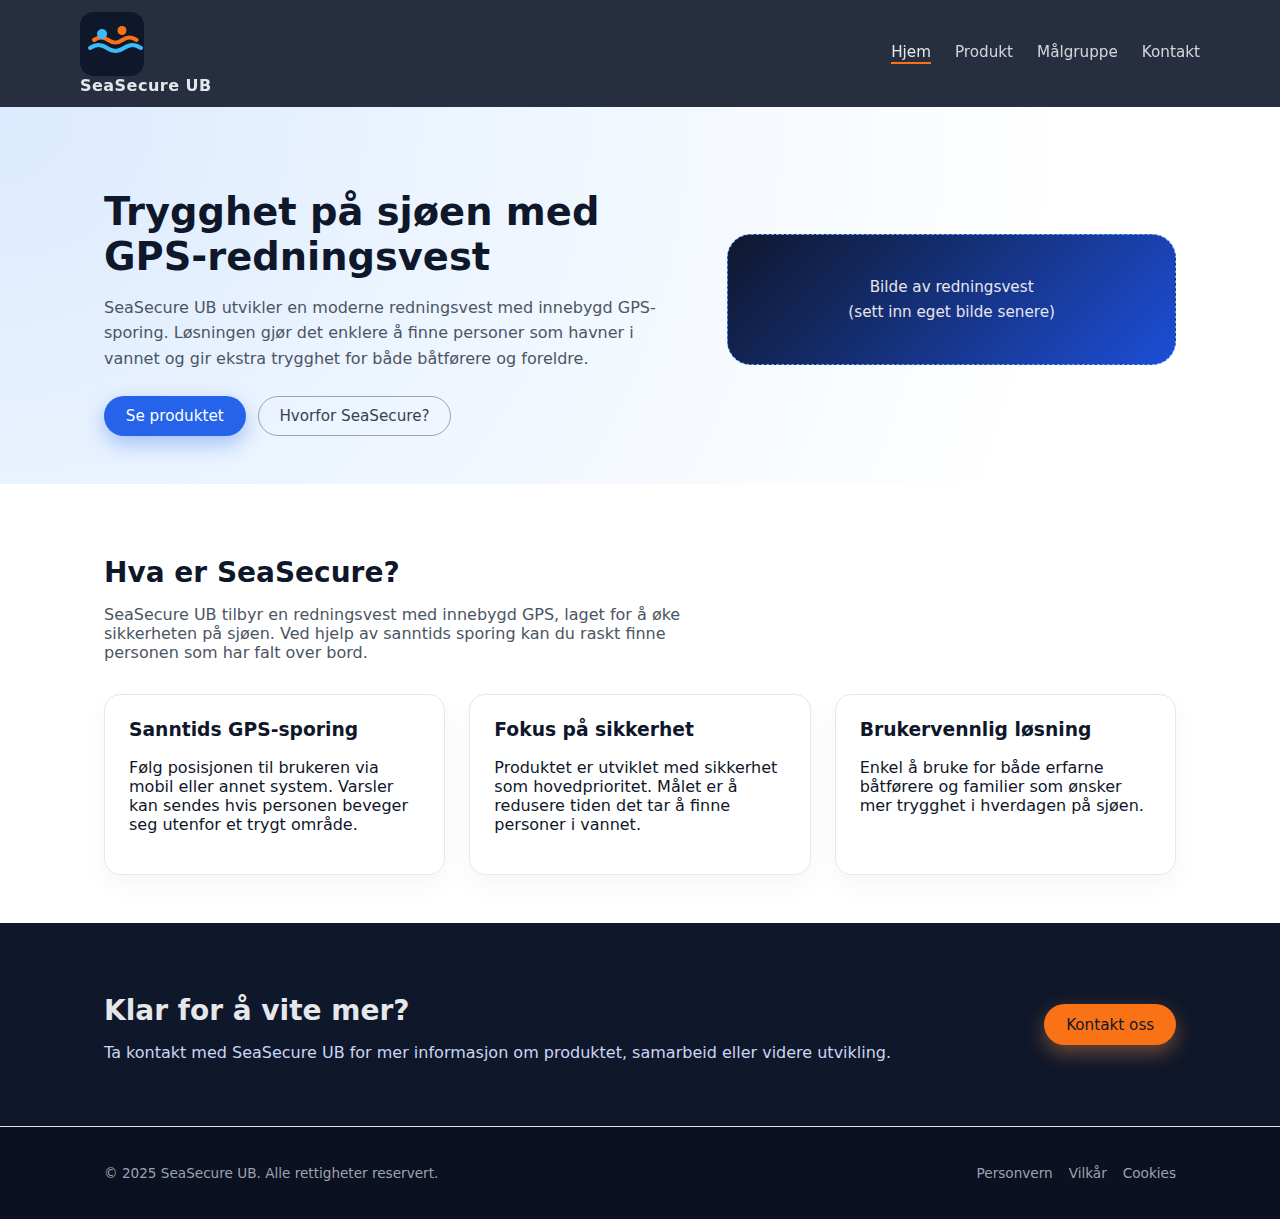
<file: index.html>
<!DOCTYPE html>
<html lang="no">
<head>
  <meta charset="UTF-8">
  <title>SeaSecure UB – Trygghet på sjøen</title>
  <meta name="viewport" content="width=device-width, initial-scale=1">
  <link rel="stylesheet" href="style.css">
  <script defer src="script.js"></script>
</head>
<body>
  <header class="site-header">
    <div class="container header-inner">
      <div class="logo">
        <img src="images/logo.svg" alt="SeaSecure UB logo" class="logo-mark">
        <span class="logo-text">SeaSecure UB</span>
      </div>
      <button class="nav-toggle" aria-label="Meny">&#9776;</button>
      <nav class="main-nav">
        <a href="index.html" class="active">Hjem</a>
        <a href="product.html">Produkt</a>
        <a href="audience.html">Målgruppe</a>
        <a href="contact.html">Kontakt</a>
      </nav>
    </div>
  </header>

  <main>
    <!-- Hero / intro -->
    <section class="hero">
      <div class="container hero-inner">
        <div class="hero-text">
          <h1>Trygghet på sjøen med GPS-redningsvest</h1>
          <p>
            SeaSecure UB utvikler en moderne redningsvest med innebygd GPS-sporing.
            Løsningen gjør det enklere å finne personer som havner i vannet og gir ekstra trygghet
            for både båtførere og foreldre.
          </p>
          <div class="hero-actions">
            <a href="product.html" class="btn primary">Se produktet</a>
            <a href="audience.html" class="btn ghost">Hvorfor SeaSecure?</a>
          </div>
        </div>
        <div class="hero-image">
          <!-- Здесь можешь заменить на свою картинку -->
          <div class="hero-image-placeholder">
            Bilde av redningsvest <br> (sett inn eget bilde senere)
          </div>
        </div>
      </div>
    </section>

    <!-- Kort om produktet -->
    <section class="section">
      <div class="container">
        <h2>Hva er SeaSecure?</h2>
        <p class="section-lead">
          SeaSecure UB tilbyr en redningsvest med innebygd GPS, laget for å øke sikkerheten
          på sjøen. Ved hjelp av sanntids sporing kan du raskt finne personen som har falt over bord.
        </p>

        <div class="grid-3">
          <article class="card">
            <h3>Sanntids GPS-sporing</h3>
            <p>
              Følg posisjonen til brukeren via mobil eller annet system. Varsler kan sendes hvis
              personen beveger seg utenfor et trygt område.
            </p>
          </article>
          <article class="card">
            <h3>Fokus på sikkerhet</h3>
            <p>
              Produktet er utviklet med sikkerhet som hovedprioritet. Målet er å redusere tiden
              det tar å finne personer i vannet.
            </p>
          </article>
          <article class="card">
            <h3>Brukervennlig løsning</h3>
            <p>
              Enkel å bruke for både erfarne båtførere og familier som ønsker mer trygghet
              i hverdagen på sjøen.
            </p>
          </article>
        </div>
      </div>
    </section>

    <!-- Call to action -->
    <section class="section section-accent">
      <div class="container cta-inner">
        <div>
          <h2>Klar for å vite mer?</h2>
          <p>
            Ta kontakt med SeaSecure UB for mer informasjon om produktet, samarbeid eller videre utvikling.
          </p>
        </div>
        <a href="contact.html" class="btn secondary">Kontakt oss</a>
      </div>
    </section>
  </main>

  <footer class="site-footer">
    <div class="container footer-inner">
      <p>© 2025 SeaSecure UB. Alle rettigheter reservert.</p>
      <div class="footer-links">
        <a href="#">Personvern</a>
        <a href="#">Vilkår</a>
        <a href="#">Cookies</a>
      </div>
    </div>
  </footer>
</body>
</html>
</file>
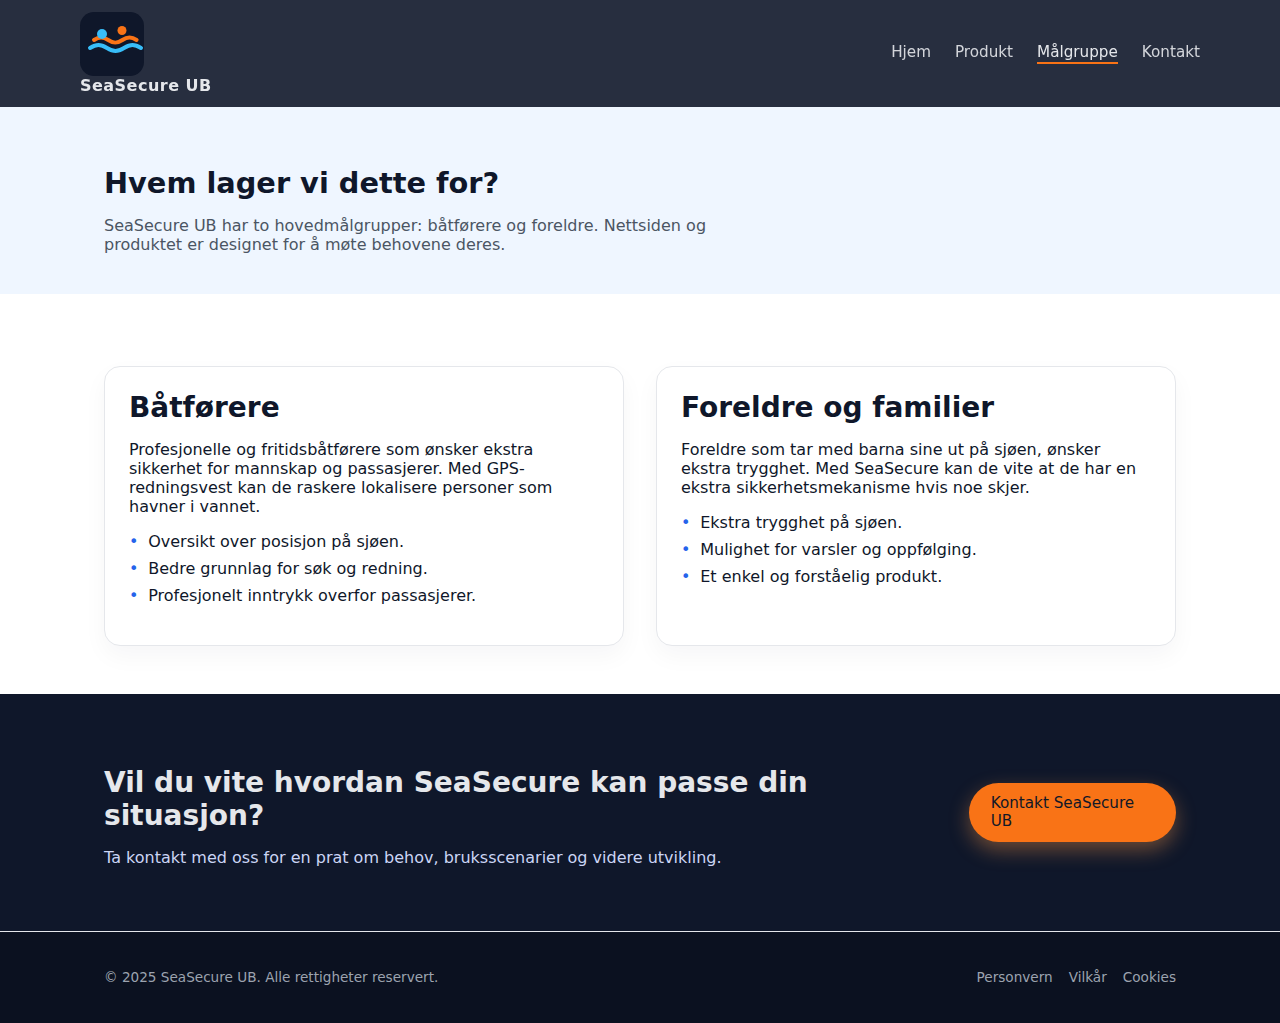
<file: audience.html>
<!DOCTYPE html>
<html lang="no">
<head>
  <meta charset="UTF-8">
  <title>Målgruppe - SeaSecure UB</title>
  <meta name="viewport" content="width=device-width, initial-scale=1">
  <link rel="stylesheet" href="style.css">
  <script defer src="script.js"></script>
</head>
<body>
    <header class="site-header">
    <div class="container header-inner">
      <div class="logo">
        <img src="images/logo.svg" alt="SeaSecure UB logo" class="logo-mark">
        <span class="logo-text">SeaSecure UB</span>
      </div>
      <button class="nav-toggle" aria-label="Meny">&#9776;</button>
      <nav class="main-nav">
        <a href="index.html">Hjem</a>
        <a href="product.html">Produkt</a>
        <a href="audience.html" class="active">Målgruppe</a>
        <a href="contact.html">Kontakt</a>
      </nav>
    </div>
  </header>

  <main>
    <section class="page-header">
      <div class="container">
        <h1>Hvem lager vi dette for?</h1>
        <p>
          SeaSecure UB har to hovedmålgrupper: båtførere og foreldre. Nettsiden og produktet
          er designet for å møte behovene deres.
        </p>
      </div>
    </section>

    <section class="section">
      <div class="container grid-2">
        <article class="card">
          <h2>Båtførere</h2>
          <p>
            Profesjonelle og fritidsbåtførere som ønsker ekstra sikkerhet for mannskap og passasjerer.
            Med GPS-redningsvest kan de raskere lokalisere personer som havner i vannet.
          </p>
          <ul class="feature-list">
            <li>Oversikt over posisjon på sjøen.</li>
            <li>Bedre grunnlag for søk og redning.</li>
            <li>Profesjonelt inntrykk overfor passasjerer.</li>
          </ul>
        </article>

        <article class="card">
          <h2>Foreldre og familier</h2>
          <p>
            Foreldre som tar med barna sine ut på sjøen, ønsker ekstra trygghet.
            Med SeaSecure kan de vite at de har en ekstra sikkerhetsmekanisme hvis noe skjer.
          </p>
          <ul class="feature-list">
            <li>Ekstra trygghet på sjøen.</li>
            <li>Mulighet for varsler og oppfølging.</li>
            <li>Et enkel og forståelig produkt.</li>
          </ul>
        </article>
      </div>
    </section>

    <section class="section section-accent">
      <div class="container cta-inner">
        <div>
          <h2>Vil du vite hvordan SeaSecure kan passe din situasjon?</h2>
          <p>Ta kontakt med oss for en prat om behov, bruksscenarier og videre utvikling.</p>
        </div>
        <a href="contact.html" class="btn secondary">Kontakt SeaSecure UB</a>
      </div>
    </section>
  </main>

  <footer class="site-footer">
    <div class="container footer-inner">
      <p>© 2025 SeaSecure UB. Alle rettigheter reservert.</p>
      <div class="footer-links">
        <a href="#">Personvern</a>
        <a href="#">Vilkår</a>
        <a href="#">Cookies</a>
      </div>
    </div>
  </footer>
</body>
</html>
</file>
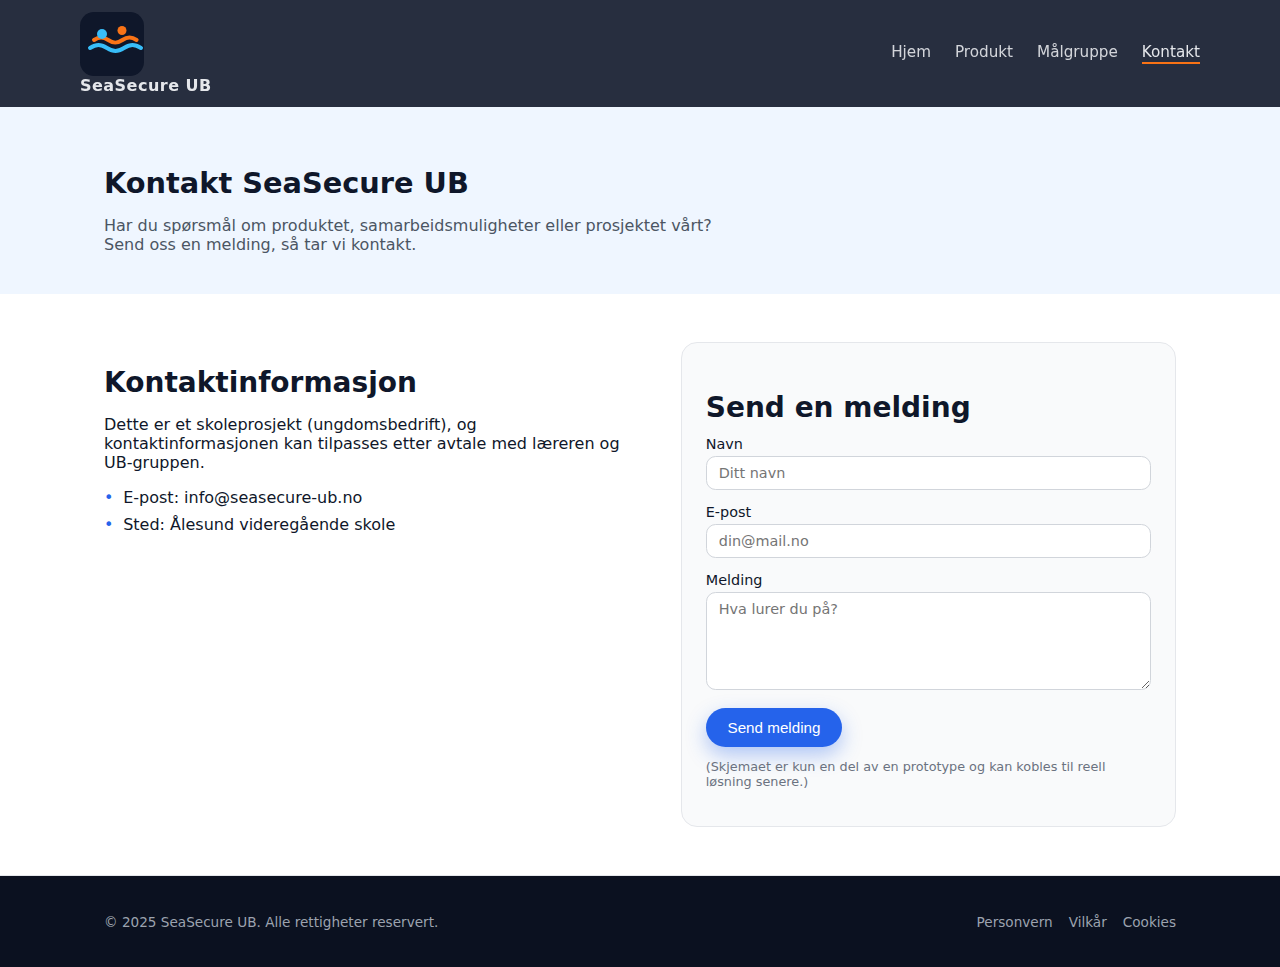
<file: contact.html>
<!DOCTYPE html>
<html lang="no">
<head>
  <meta charset="UTF-8">
  <title>Kontakt – SeaSecure UB</title>
  <meta name="viewport" content="width=device-width, initial-scale=1">
  <link rel="stylesheet" href="style.css">
  <script defer src="script.js"></script>
</head>
<body>
    <header class="site-header">
    <div class="container header-inner">
      <div class="logo">
        <img src="images/logo.svg" alt="SeaSecure UB logo" class="logo-mark">
        <span class="logo-text">SeaSecure UB</span>
      </div>
      <button class="nav-toggle" aria-label="Meny">&#9776;</button>
      <nav class="main-nav">
        <a href="index.html">Hjem</a>
        <a href="product.html">Produkt</a>
        <a href="audience.html">Målgruppe</a>
        <a href="contact.html" class="active">Kontakt</a>
      </nav>
    </div>
  </header>

  <main>
    <section class="page-header">
      <div class="container">
        <h1>Kontakt SeaSecure UB</h1>
        <p>
          Har du spørsmål om produktet, samarbeidsmuligheter eller prosjektet vårt?
          Send oss en melding, så tar vi kontakt.
        </p>
      </div>
    </section>

    <section class="section">
      <div class="container contact-grid">
        <div>
          <h2>Kontaktinformasjon</h2>
          <p>
            Dette er et skoleprosjekt (ungdomsbedrift), og kontaktinformasjonen
            kan tilpasses etter avtale med læreren og UB-gruppen.
          </p>
          <ul class="feature-list">
            <li>E-post: <a href="mailto:info@seasecure-ub.no">info@seasecure-ub.no</a></li>
            <li>Sted: Ålesund videregående skole</li>
          </ul>
        </div>

        <form class="contact-form">
          <h2>Send en melding</h2>
          <label>
            Navn
            <input type="text" name="name" placeholder="Ditt navn">
          </label>
          <label>
            E-post
            <input type="email" name="email" placeholder="din@mail.no">
          </label>
          <label>
            Melding
            <textarea name="message" rows="5" placeholder="Hva lurer du på?"></textarea>
          </label>
          <button type="submit" class="btn primary">Send melding</button>
          <p class="form-note">
            (Skjemaet er kun en del av en prototype og kan kobles til reell løsning senere.)
          </p>
        </form>
      </div>
    </section>
  </main>

  <footer class="site-footer">
    <div class="container footer-inner">
      <p>© 2025 SeaSecure UB. Alle rettigheter reservert.</p>
      <div class="footer-links">
        <a href="#">Personvern</a>
        <a href="#">Vilkår</a>
        <a href="#">Cookies</a>
      </div>
    </div>
  </footer>
</body>
</html>
</file>
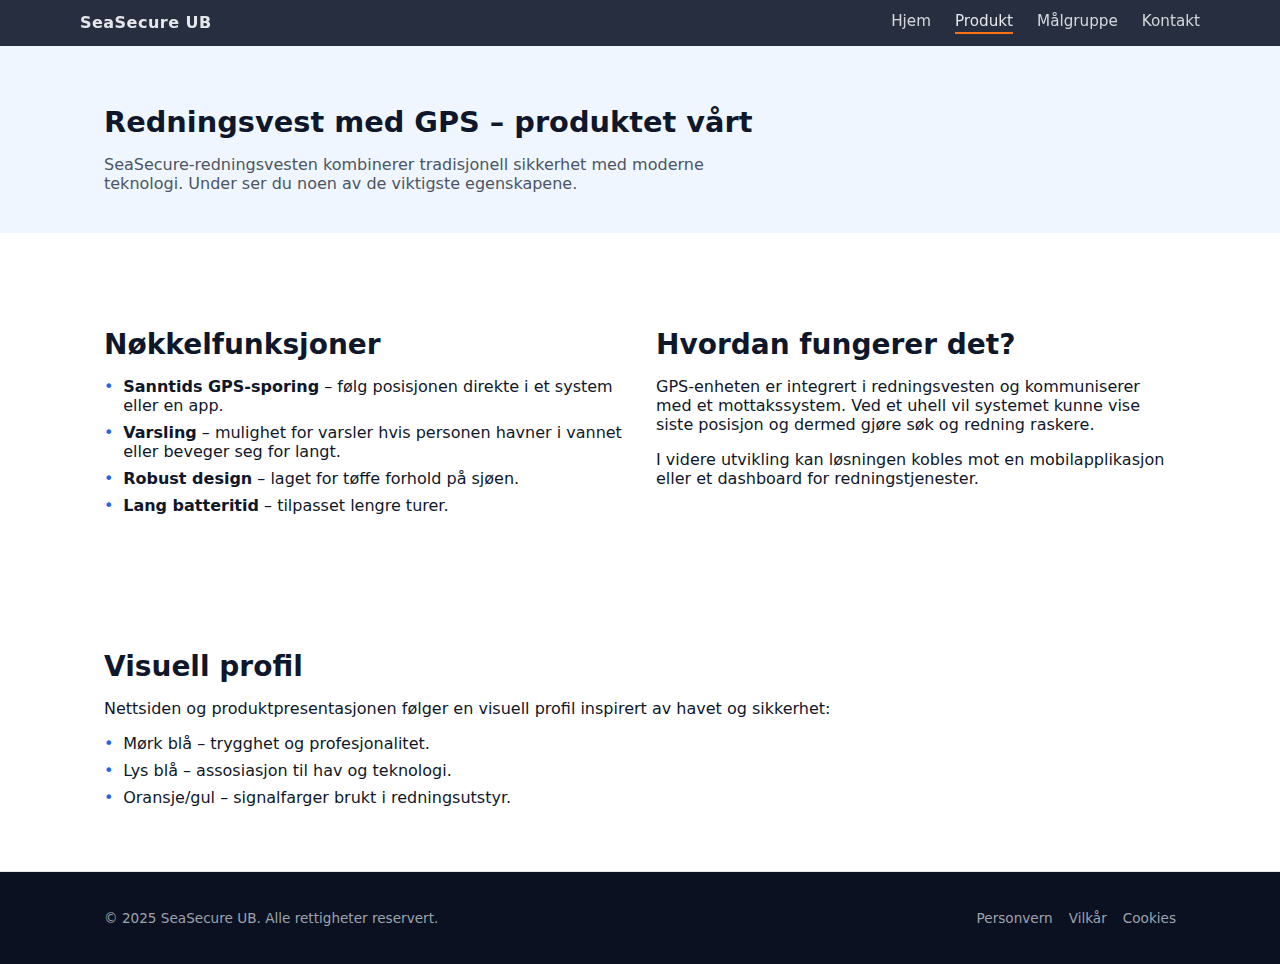
<file: product.html>
<!DOCTYPE html>
<html lang="no">
<head>
  <meta charset="UTF-8">
  <title>Produkt – SeaSecure UB</title>
  <meta name="viewport" content="width=device-width, initial-scale=1">
  <link rel="stylesheet" href="style.css">
  <script defer src="script.js"></script>
</head>
<body>
  <header class="site-header">
    <div class="container header-inner">
      <div class="logo">SeaSecure UB</div>
      <button class="nav-toggle" aria-label="Meny">☰</button>
      <nav class="main-nav">
        <a href="index.html">Hjem</a>
        <a href="product.html" class="active">Produkt</a>
        <a href="audience.html">Målgruppe</a>
        <a href="contact.html">Kontakt</a>
      </nav>
    </div>
  </header>

  <main>
    <section class="page-header">
      <div class="container">
        <h1>Redningsvest med GPS – produktet vårt</h1>
        <p>
          SeaSecure-redningsvesten kombinerer tradisjonell sikkerhet med moderne teknologi.
          Under ser du noen av de viktigste egenskapene.
        </p>
      </div>
    </section>

    <section class="section">
      <div class="container grid-2">
        <div>
          <h2>Nøkkelfunksjoner</h2>
          <ul class="feature-list">
            <li><strong>Sanntids GPS-sporing</strong> – følg posisjonen direkte i et system eller en app.</li>
            <li><strong>Varsling</strong> – mulighet for varsler hvis personen havner i vannet eller beveger seg for langt.</li>
            <li><strong>Robust design</strong> – laget for tøffe forhold på sjøen.</li>
            <li><strong>Lang batteritid</strong> – tilpasset lengre turer.</li>
          </ul>
        </div>
        <div>
          <h2>Hvordan fungerer det?</h2>
          <p>
            GPS-enheten er integrert i redningsvesten og kommuniserer med et mottakssystem.
            Ved et uhell vil systemet kunne vise siste posisjon og dermed gjøre søk og redning raskere.
          </p>
          <p>
            I videre utvikling kan løsningen kobles mot en mobilapplikasjon eller et dashboard for redningstjenester.
          </p>
        </div>
      </div>
    </section>

    <section class="section">
      <div class="container">
        <h2>Visuell profil</h2>
        <p>
          Nettsiden og produktpresentasjonen følger en visuell profil inspirert av havet og sikkerhet:
        </p>
        <ul class="feature-list">
          <li>Mørk blå – trygghet og profesjonalitet.</li>
          <li>Lys blå – assosiasjon til hav og teknologi.</li>
          <li>Oransje/gul – signalfarger brukt i redningsutstyr.</li>
        </ul>
      </div>
    </section>
  </main>

  <footer class="site-footer">
    <div class="container footer-inner">
      <p>© 2025 SeaSecure UB. Alle rettigheter reservert.</p>
      <div class="footer-links">
        <a href="#">Personvern</a>
        <a href="#">Vilkår</a>
        <a href="#">Cookies</a>
      </div>
    </div>
  </footer>
</body>
</html>
</file>
<file: style.css>
/* Reset / base */
*,
*::before,
*::after {
  box-sizing: border-box;
}

body {
  margin: 0;
  font-family: system-ui, -apple-system, BlinkMacSystemFont, "Segoe UI", sans-serif;
  color: #0f172a;
  background-color: #ffffff;
}

a {
  color: inherit;
  text-decoration: none;
}

img {
  max-width: 100%;
  display: block;
}

/* Layout helpers */
.container {
  width: 100%;
  max-width: 1120px;
  margin: 0 auto;
  padding: 0 1.5rem;
}

/* Header */
.site-header {
  position: sticky;
  top: 0;
  z-index: 20;
  background: rgba(15, 23, 42, 0.9);
  backdrop-filter: blur(10px);
  color: #e5e7eb;
}

.header-inner {
  display: flex;
  align-items: center;
  justify-content: space-between;
  padding: 0.75rem 0;
}

.logo {
  font-weight: 600;
  letter-spacing: 0.03em;
}

/* Navigation */
.main-nav {
  display: flex;
  gap: 1.5rem;
  align-items: center;
}

.main-nav a {
  font-size: 0.95rem;
  opacity: 0.9;
  padding-bottom: 0.1rem;
  border-bottom: 2px solid transparent;
  transition: opacity 0.2s ease, border-color 0.2s ease;
}

.main-nav a:hover {
  opacity: 1;
  border-color: #38bdf8;
}

.main-nav a.active {
  border-color: #f97316;
  opacity: 1;
}

/* Mobile nav toggle */
.nav-toggle {
  display: none;
  background: none;
  border: none;
  color: #e5e7eb;
  font-size: 1.4rem;
}

/* Hero */
.hero {
  padding: 3.5rem 0 3rem;
  background: radial-gradient(circle at top left, #dbeafe, #eff6ff 40%, #ffffff 80%);
}

.hero-inner {
  display: grid;
  grid-template-columns: minmax(0, 1.3fr) minmax(0, 1fr);
  gap: 2.5rem;
  align-items: center;
}

.hero-text h1 {
  font-size: clamp(2rem, 3vw, 2.7rem);
  margin-bottom: 1rem;
}

.hero-text p {
  font-size: 1rem;
  line-height: 1.6;
  color: #4b5563;
}

.hero-actions {
  margin-top: 1.5rem;
  display: flex;
  flex-wrap: wrap;
  gap: 0.75rem;
}

/* Hero image placeholder */
.hero-image-placeholder {
  border-radius: 1.5rem;
  border: 1px dashed #60a5fa;
  background: linear-gradient(135deg, #0f172a, #1d4ed8);
  color: #e5e7eb;
  padding: 2.5rem 1.5rem;
  text-align: center;
  font-size: 0.95rem;
  line-height: 1.6;
}

/* Sections */
.section {
  padding: 3rem 0;
}

.section-accent {
  background: #0f172a;
  color: #e5e7eb;
}

.section h2 {
  font-size: 1.75rem;
  margin-bottom: 0.75rem;
}

.section-lead {
  max-width: 640px;
  color: #4b5563;
}

.page-header {
  padding: 2.5rem 0 1.5rem;
  background: #eff6ff;
}

.page-header h1 {
  font-size: 1.8rem;
  margin-bottom: 0.5rem;
}

.page-header p {
  max-width: 640px;
  color: #4b5563;
}

/* Grids & cards */
.grid-3 {
  display: grid;
  grid-template-columns: repeat(3, minmax(0, 1fr));
  gap: 1.5rem;
  margin-top: 2rem;
}

.grid-2 {
  display: grid;
  grid-template-columns: repeat(2, minmax(0, 1fr));
  gap: 2rem;
  margin-top: 1.5rem;
}

.card {
  padding: 1.5rem;
  border-radius: 1rem;
  border: 1px solid #e5e7eb;
  background-color: #ffffff;
  box-shadow: 0 10px 25px rgba(15, 23, 42, 0.04);
}

.card h2,
.card h3 {
  margin-top: 0;
}

/* CTA */
.cta-inner {
  display: flex;
  align-items: center;
  justify-content: space-between;
  gap: 1.5rem;
}

.cta-inner p {
  color: #cbd5f5;
}

/* Buttons */
.btn {
  display: inline-flex;
  align-items: center;
  justify-content: center;
  padding: 0.65rem 1.3rem;
  border-radius: 999px;
  font-size: 0.95rem;
  font-weight: 500;
  border: 1px solid transparent;
  cursor: pointer;
  transition: transform 0.1s ease, box-shadow 0.1s ease, background 0.15s ease, color 0.15s ease;
}

.btn.primary {
  background: #2563eb;
  color: #ffffff;
  box-shadow: 0 8px 20px rgba(37, 99, 235, 0.35);
}

.btn.primary:hover {
  background: #1d4ed8;
  transform: translateY(-1px);
}

.btn.secondary {
  background: #f97316;
  color: #111827;
  box-shadow: 0 8px 20px rgba(248, 150, 69, 0.4);
}

.btn.secondary:hover {
  background: #ea580c;
  transform: translateY(-1px);
}

.btn.ghost {
  background: transparent;
  border-color: #9ca3af;
  color: #374151;
}

.btn.ghost:hover {
  background: #e5e7eb;
}

/* Lists */
.feature-list {
  list-style: none;
  padding-left: 0;
  margin-top: 1rem;
}

.feature-list li {
  margin-bottom: 0.5rem;
  position: relative;
  padding-left: 1.2rem;
}

.feature-list li::before {
  content: "•";
  position: absolute;
  left: 0;
  color: #2563eb;
}

/* Contact */
.contact-grid {
  display: grid;
  grid-template-columns: minmax(0, 1.1fr) minmax(0, 1fr);
  gap: 2rem;
}

.contact-form {
  padding: 1.5rem;
  border-radius: 1rem;
  border: 1px solid #e5e7eb;
  background-color: #f9fafb;
}

.contact-form label {
  display: block;
  font-size: 0.9rem;
  margin-bottom: 0.9rem;
}

.contact-form input,
.contact-form textarea {
  width: 100%;
  margin-top: 0.25rem;
  border-radius: 0.6rem;
  border: 1px solid #d1d5db;
  padding: 0.5rem 0.75rem;
  font: inherit;
}

.contact-form input:focus,
.contact-form textarea:focus {
  outline: 2px solid #2563eb;
  outline-offset: 1px;
  border-color: #2563eb;
}

.form-note {
  font-size: 0.8rem;
  color: #6b7280;
  margin-top: 0.75rem;
}

/* Footer */
.site-footer {
  border-top: 1px solid #e5e7eb;
  padding: 1.5rem 0;
  background: #0b1120;
  color: #9ca3af;
}

.footer-inner {
  display: flex;
  align-items: center;
  justify-content: space-between;
  gap: 1.5rem;
  font-size: 0.85rem;
}

.footer-links {
  display: flex;
  gap: 1rem;
}

.footer-links a {
  color: #9ca3af;
}

.footer-links a:hover {
  color: #e5e7eb;
}

/* Responsive */
@media (max-width: 900px) {
  .hero-inner,
  .grid-3,
  .grid-2,
  .contact-grid,
  .cta-inner {
    grid-template-columns: 1fr !important;
    display: grid;
  }

  .hero-inner {
    text-align: left;
  }

  .hero-image {
    order: -1;
  }
}

@media (max-width: 768px) {
  .main-nav {
    position: absolute;
    inset-inline: 0;
    top: 100%;
    background: #020617;
    flex-direction: column;
    padding: 0.75rem 1.5rem 1rem;
    display: none;
  }

  .main-nav.open {
    display: flex;
  }

  .nav-toggle {
    display: block;
  }

  .footer-inner {
    flex-direction: column;
    align-items: flex-start;
  }
}
</file>
